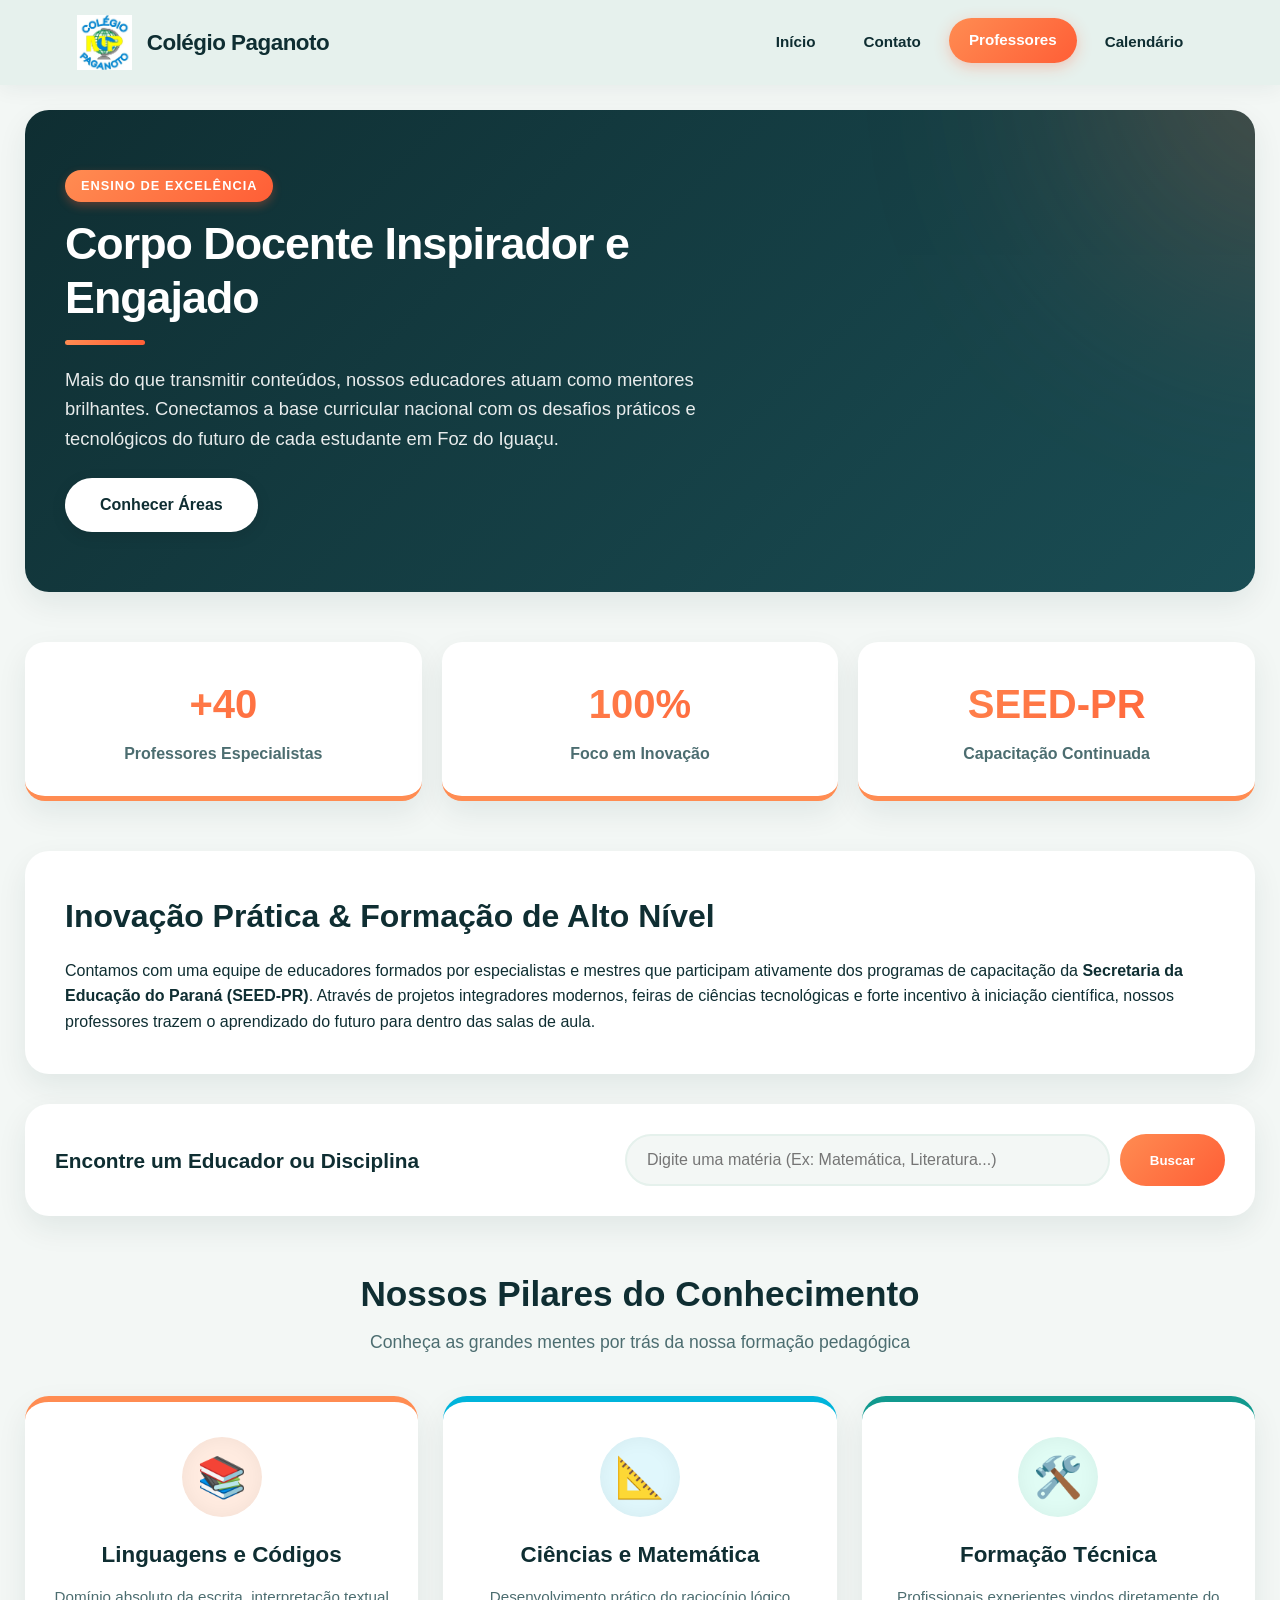
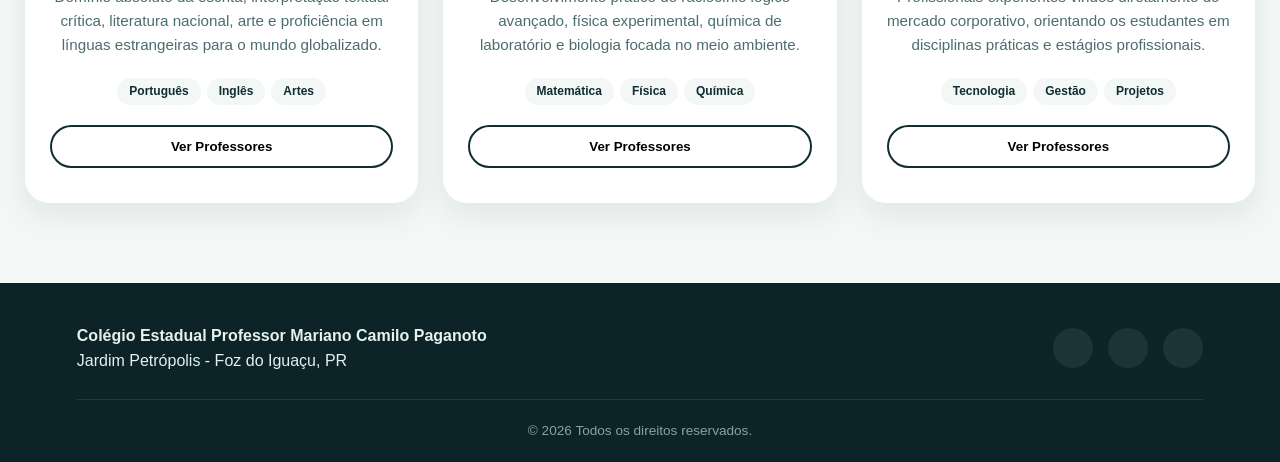
<file: index.html>
<!DOCTYPE html>
<html lang="pt-BR">
<head>
    <meta charset="UTF-8">
    <meta name="viewport" content="width=device-width, initial-scale=1.0">
    <title>Colégio Paganoto - Corpo Docente Especializado</title>
    <!-- Link para ícones modernos externos (FontAwesome) -->
    <link rel="stylesheet" href="https://cloudflare.com">
    <link rel="stylesheet" href="style.css">
</head>
<body>

    <!-- Topo da Página -->
    <header class="topo">
        <div class="logo-area">
            <img src="img/logo.png" alt="Logo Oficial do Colégio Paganoto">
            <span class="nome-escola">Colégio Paganoto</span>
        </div>
        <nav class="menu-navegacao">
            <a href="index.html">Início</a>
            <a href="contato.html">Contato</a>
            <a href="professores.html" class="ativo">Professores</a>
            <a href="calendario.html">Calendário</a>
        </nav>
    </header>

    <main class="main">
        <!-- Banner Principal Hero -->
        <section class="hero-section">
            <div class="hero-conteudo">
                <span class="tag-topo">Ensino de Excelência</span>
                <h1>Corpo Docente Inspirador e Engajado</h1>
                <div class="linha-decorativa"></div>
                <p>
                    Mais do que transmitir conteúdos, nossos educadores atuam como mentores brilhantes. Conectamos a base curricular nacional com os desafios práticos e tecnológicos do futuro de cada estudante em Foz do Iguaçu.
                </p>
                <a href="#areas" class="btn-principal">Conhecer Áreas</a>
            </div>
        </section>

        <!-- Painel Interativo de Estatísticas -->
        <section class="estatisticas">
            <div class="caixa-estatistica">
                <h3>+40</h3>
                <p>Professores Especialistas</p>
            </div>
            <div class="caixa-estatistica">
                <h3>100%</h3>
                <p>Foco em Inovação</p>
            </div>
            <div class="caixa-estatistica">
                <h3>SEED-PR</h3>
                <p>Capacitação Continuada</p>
            </div>
        </section>

        <!-- Seção de Texto Institucional -->
        <section class="conteudo-inovacao">
            <div class="texto-bloco"> 
                <h2>Inovação Prática & Formação de Alto Nível</h2>
                <p>
                    Contamos com uma equipe de educadores formados por especialistas e mestres que participam ativamente dos programas de capacitação da <strong>Secretaria da Educação do Paraná (SEED-PR)</strong>. Através de projetos integradores modernos, feiras de ciências tecnológicas e forte incentivo à iniciação científica, nossos professores trazem o aprendizado do futuro para dentro das salas de aula.
                </p>
            </div>
        </section>

        <!-- Barra de Busca Interativa (Simulação/Visual) -->
        <section class="busca-professores">
            <div class="busca-container">
                <h3>Encontre um Educador ou Disciplina</h3>
                <div class="campo-busca">
                    <input type="text" placeholder="Digite uma matéria (Ex: Matemática, Literatura...)">
                    <button type="button"><i class="fas fa-search"></i> Buscar</button>
                </div>
            </div>
        </section>

        <!-- Áreas de Conhecimento / Cards dos Professores -->
        <section id="areas" class="diferenciais">
            <h2>Nossos Pilares do Conhecimento</h2>
            <p class="subtitulo">Conheça as grandes mentes por trás da nossa formação pedagógica</p>
            
            <div class="cards-diferenciais">
                
                <!-- Card 1: Linguagens -->
                <div class="card card-professor card-linguagens">
                    <div class="avatar-css">📚</div>
                    <h3>Linguagens e Códigos</h3>
                    <p>Domínio absoluto da escrita, interpretação textual crítica, literatura nacional, arte e proficiência em línguas estrangeiras para o mundo globalizado.</p>
                    <div class="tags-materia">
                        <span>Português</span>
                        <span>Inglês</span>
                        <span>Artes</span>
                    </div>
                    <button class="btn-card">Ver Professores</button>
                </div>

                <!-- Card 2: Exatas -->
                <div class="card card-professor card-exatas">
                    <div class="avatar-css">📐</div>
                    <h3>Ciências e Matemática</h3>
                    <p>Desenvolvimento prático do raciocínio lógico avançado, física experimental, química de laboratório e biologia focada no meio ambiente.</p>
                    <div class="tags-materia">
                        <span>Matemática</span>
                        <span>Física</span>
                        <span>Química</span>
                    </div>
                    <button class="btn-card">Ver Professores</button>
                </div>

                <!-- Card 3: Técnico -->
                <div class="card card-professor card-tecnico">
                    <div class="avatar-css">🛠️</div>
                    <h3>Formação Técnica</h3>
                    <p>Profissionais experientes vindos diretamente do mercado corporativo, orientando os estudantes em disciplinas práticas e estágios profissionais.</p>
                    <div class="tags-materia">
                        <span>Tecnologia</span>
                        <span>Gestão</span>
                        <span>Projetos</span>
                    </div>
                    <button class="btn-card">Ver Professores</button>
                </div>

            </div>
        </section>
    </main>

    <!-- Rodapé Modernizado -->
    <footer class="rodape">
        <div class="rodape-conteudo">
            <div class="rodape-info">
                <h4>Colégio Estadual Professor Mariano Camilo Paganoto</h4>
                <p><i class="fas fa-map-marker-alt"></i> Jardim Petrópolis - Foz do Iguaçu, PR</p>
            </div>
            <div class="rodape-redes">
                <a href="#" aria-label="Facebook"><i class="fab fa-facebook"></i></a>
                <a href="#" aria-label="Instagram"><i class="fab fa-instagram"></i></a>
                <a href="#" aria-label="YouTube"><i class="fab fa-youtube"></i></a>
            </div>
        </div>
        <div class="rodape-direitos">
            <p>&copy; 2026 Todos os direitos reservados.</p>
        </div>
    </footer>

</body>
</html>
</file>
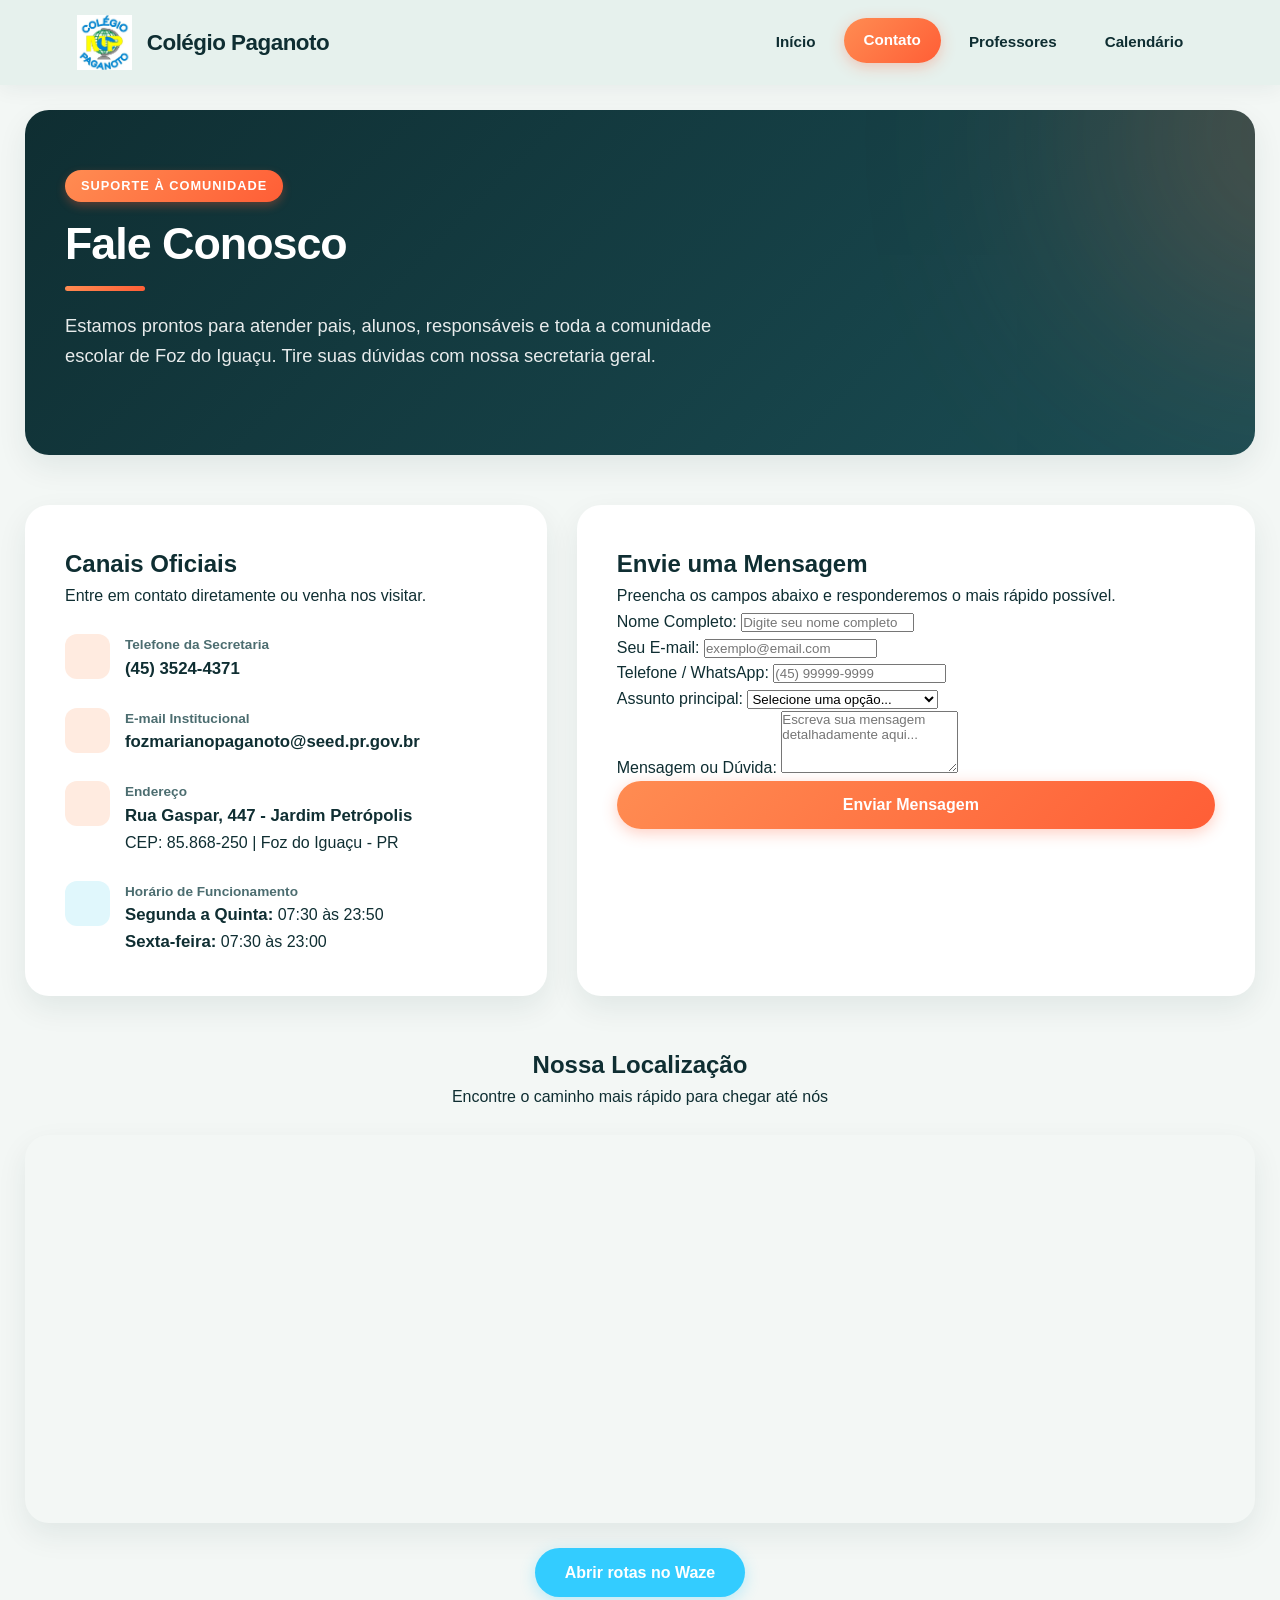
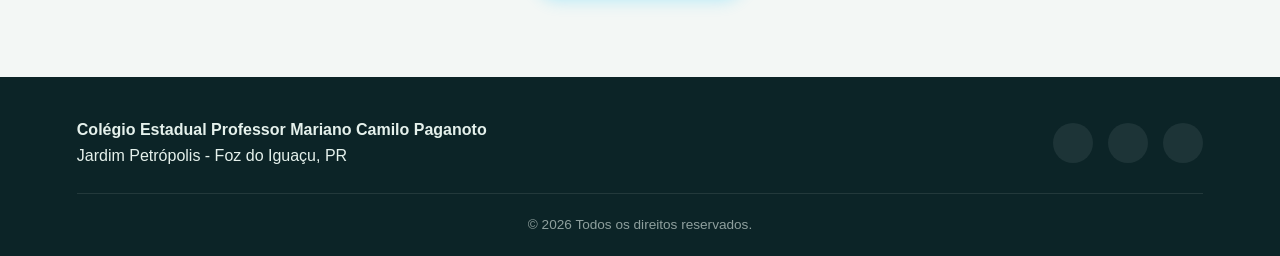
<file: calendario.html>
<!DOCTYPE html>
<html lang="pt-BR">
<head>
    <meta charset="UTF-8">
    <meta name="viewport" content="width=device-width, initial-scale=1.0">
    <title>Colégio Paganoto - Central de Atendimento</title>
    <!-- Link para ícones modernos externos (FontAwesome) -->
    <link rel="stylesheet" href="https://cloudflare.com">
    <link rel="stylesheet" href="style.css">
</head>
<body>

    <!-- Topo da Página -->
    <header class="topo">
        <div class="logo-area">
            <img src="img/logo.png" alt="Logo Oficial do Colégio Paganoto">
            <span class="nome-escola">Colégio Paganoto</span>
        </div>
        <nav class="menu-navegacao">
            <a href="index.html">Início</a>
            <a href="contato.html" class="ativo">Contato</a>
            <a href="professores.html">Professores</a>
            <a href="calendario.html">Calendário</a>
        </nav>
    </header>

    <main class="main">
        <!-- Banner de Introdução Hero -->
        <section class="hero-section pequenos-ajustes-contato">
            <div class="hero-conteudo">
                <span class="tag-topo">Suporte à Comunidade</span>
                <h1>Fale Conosco</h1>
                <div class="linha-decorativa"></div>
                <p>
                    Estamos prontos para atender pais, alunos, responsáveis e toda a comunidade escolar de Foz do Iguaçu. Tire suas dúvidas com nossa secretaria geral.
                </p>
            </div>
        </section>

        <!-- Seção Principal de Contato (Duas Colunas) -->
        <section class="secao-contato-principal">
            <div class="contato-grid-container">
                
                <!-- Coluna 1: Canais Oficiais -->
                <div class="canais-atendimento-card">
                    <h2>Canais Oficiais</h2>
                    <p class="subtitulo-canais">Entre em contato diretamente ou venha nos visitar.</p>
                    
                    <div class="info-linha">
                        <div class="info-icone"><i class="fas fa-phone-alt"></i></div>
                        <div class="info-texto">
                            <span>Telefone da Secretaria</span>
                            <strong>(45) 3524-4371</strong>
                        </div>
                    </div>

                    <div class="info-linha">
                        <div class="info-icone"><i class="fas fa-envelope"></i></div>
                        <div class="info-texto">
                            <span>E-mail Institucional</span>
                            <strong>fozmarianopaganoto@seed.pr.gov.br</strong>
                        </div>
                    </div>

                    <div class="info-linha">
                        <div class="info-icone"><i class="fas fa-map-marked-alt"></i></div>
                        <div class="info-texto">
                            <span>Endereço</span>
                            <strong>Rua Gaspar, 447 - Jardim Petrópolis</strong>
                            <p>CEP: 85.868-250 | Foz do Iguaçu - PR</p>
                        </div>
                    </div>

                    <div class="info-linha horario-bloco">
                        <div class="info-icone"><i class="far fa-clock"></i></div>
                        <div class="info-texto">
                            <span>Horário de Funcionamento</span>
                            <strong>Segunda a Quinta:</strong> 07:30 às 23:50<br>
                            <strong>Sexta-feira:</strong> 07:30 às 23:00
                        </div>
                    </div>
                </div>

                <!-- Coluna 2: Formulário Interativo -->
                <div class="formulario-container-card"> 
                    <h2>Envie uma Mensagem</h2>
                    <p class="subtitulo-form">Preencha os campos abaixo e responderemos o mais rápido possível.</p>
                    
                    <form action="#" method="POST" class="form-contato">
                        <div class="grupo-campo">
                            <label for="nome"><i class="far fa-user"></i> Nome Completo:</label>
                            <input type="text" id="nome" name="nome" placeholder="Digite seu nome completo" required>
                        </div>

                        <div class="grupo-campo-duplo">
                            <div class="grupo-campo">
                                <label for="email"><i class="far fa-envelope"></i> Seu E-mail:</label>
                                <input type="email" id="email" name="email" placeholder="exemplo@email.com" required>
                            </div>
                            <div class="grupo-campo">
                                <label for="telefone"><i class="fab fa-whatsapp"></i> Telefone / WhatsApp:</label>
                                <input type="tel" id="telefone" name="telefone" placeholder="(45) 99999-9999" required>
                            </div>
                        </div>

                        <div class="grupo-campo">
                            <label for="assunto"><i class="far fa-bookmark"></i> Assunto principal:</label>
                            <select id="assunto" name="assunto" required>
                                <option value="" disabled selected>Selecione uma opção...</option>
                                <option value="matricula">Matrículas e Transferências</option>
                                <option value="documentos">Secretaria / Documentações</option>
                                <option value="cursos">Cursos Técnicos</option>
                                <option value="outro">Outros Assuntos</option>
                            </select>
                        </div>

                        <div class="grupo-campo">
                            <label for="mensagem"><i class="far fa-comments"></i> Mensagem ou Dúvida:</label>
                            <textarea id="mensagem" name="mensagem" rows="4" placeholder="Escreva sua mensagem detalhadamente aqui..." required></textarea>
                        </div>

                        <button type="submit" class="btn-enviar-formulario">
                            <span>Enviar Mensagem</span> <i class="fas fa-paper-plane"></i>
                        </button>
                    </form>
                </div>

            </div>
        </section>

        <!-- Seção do Mapa Interativo -->
        <section class="localizacao-mapa">
            <div class="mapa-titulo">
                <h2>Nossa Localização</h2>
                <p>Encontre o caminho mais rápido para chegar até nós</p>
            </div>
            <div class="mapa-container">
                <!-- Iframe placeholder simulando o mapa (pode ser substituído pelo link real do Google Maps) -->
                <iframe 
                    src="https://google.com" 
                    width="100%" height="380" style="border:0;" allowfullscreen="" loading="lazy" referrerpolicy="no-referrer-when-downgrade">
                </iframe>
            </div>
            <div class="mapa-botoes-externos">
                <a class="btn-mapa-waze" target="_blank" href="https://waze.com"><i class="fab fa-waze"></i> Abrir rotas no Waze</a>
            </div>
        </section>
    </main>

    <!-- Rodapé Modernizado -->
    <footer class="rodape">
        <div class="rodape-conteudo">
            <div class="rodape-info">
                <h4>Colégio Estadual Professor Mariano Camilo Paganoto</h4>
                <p><i class="fas fa-map-marker-alt"></i> Jardim Petrópolis - Foz do Iguaçu, PR</p>
            </div>
            <div class="rodape-redes">
                <a href="#" aria-label="Facebook"><i class="fab fa-facebook"></i></a>
                <a href="#" aria-label="Instagram"><i class="fab fa-instagram"></i></a>
                <a href="#" aria-label="YouTube"><i class="fab fa-youtube"></i></a>
            </div>
        </div>
        <div class="rodape-direitos">
            <p>&copy; 2026 Todos os direitos reservados.</p>
        </div>
    </footer>

</body>
</html>
</file>
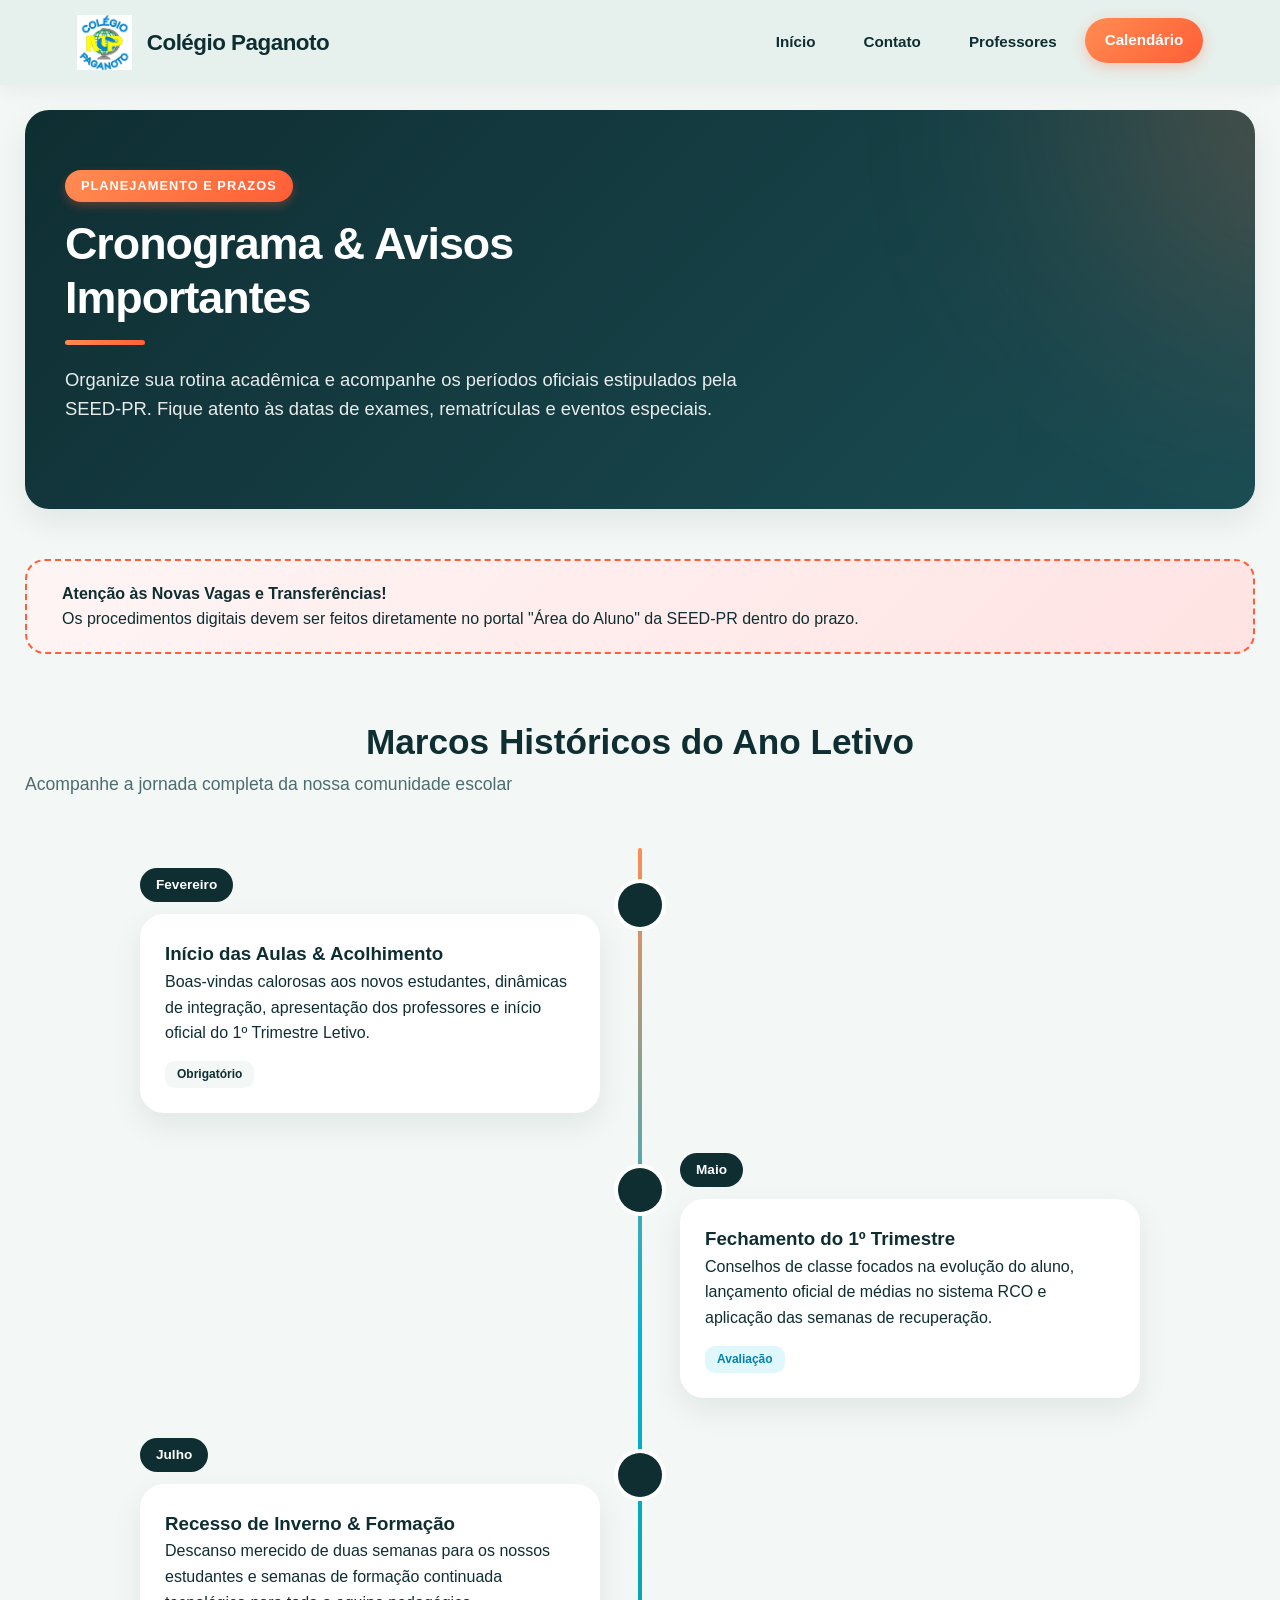
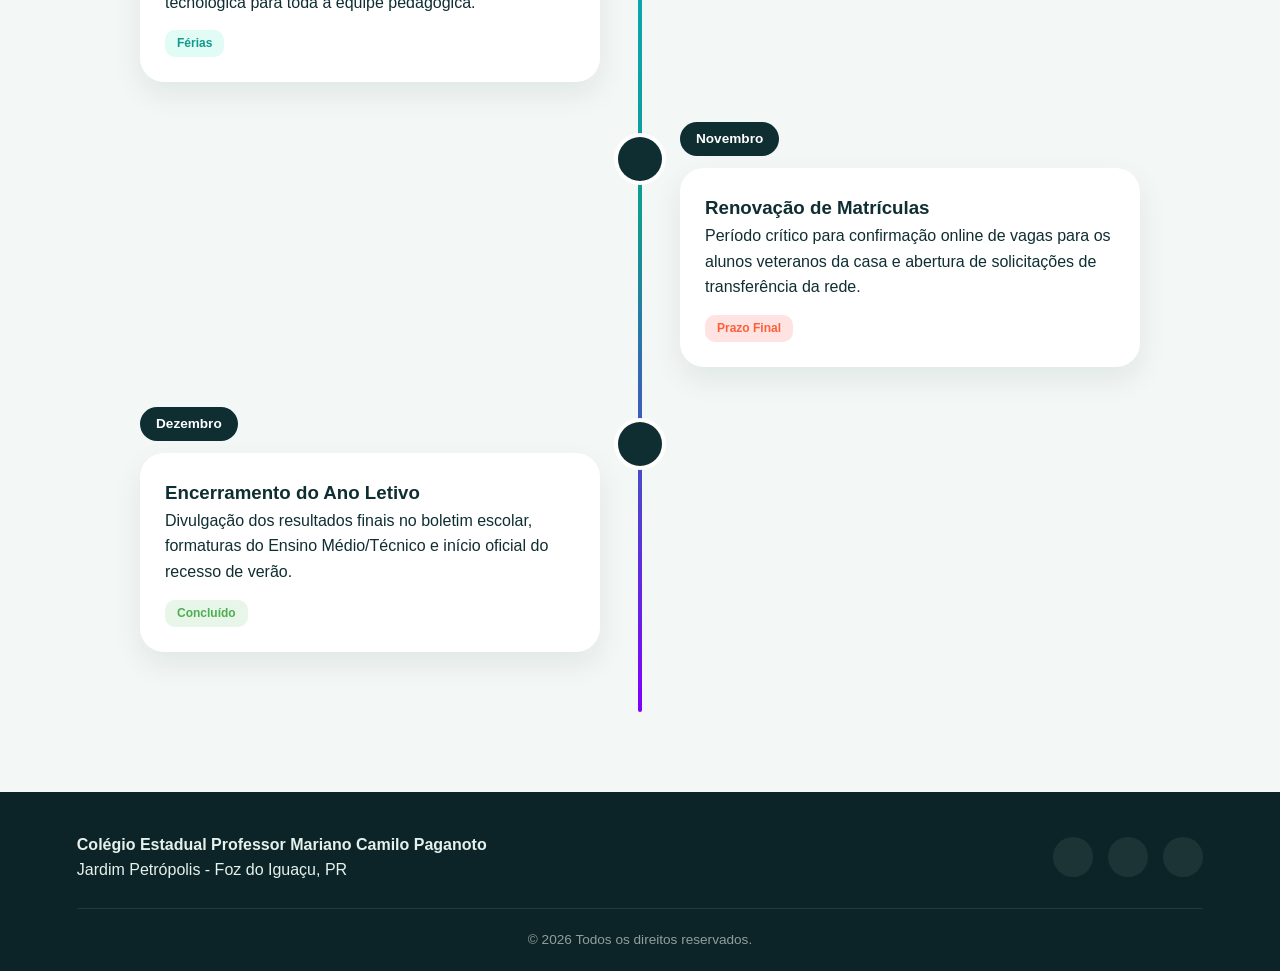
<file: contato.html>
<!DOCTYPE html>
<html lang="pt-BR">
<head>
    <meta charset="UTF-8">
    <meta name="viewport" content="width=device-width, initial-scale=1.0">
    <title>Colégio Paganoto - Calendário Escolar 2026</title>
    <!-- Link para ícones modernos externos (FontAwesome) -->
    <link rel="stylesheet" href="https://cloudflare.com">
    <link rel="stylesheet" href="style.css">
</head>
<body>

    <!-- Topo da Página -->
    <header class="topo">
        <div class="logo-area">
            <img src="img/logo.png" alt="Logo Oficial do Colégio Paganoto">
            <span class="nome-escola">Colégio Paganoto</span>
        </div>
        <nav class="menu-navegacao">
            <a href="index.html">Início</a>
            <a href="contato.html">Contato</a>
            <a href="professores.html">Professores</a>
            <a href="calendario.html" class="ativo">Calendário</a>
        </nav>
    </header>

    <main class="main">
        <!-- Banner de Introdução Hero -->
        <section class="hero-section pequenos-ajustes-calendario">
            <div class="hero-conteudo">
                <span class="tag-topo">Planejamento e Prazos</span>
                <h1>Cronograma & Avisos Importantes</h1>
                <div class="linha-decorativa"></div>
                <p>
                    Organize sua rotina acadêmica e acompanhe os períodos oficiais estipulados pela SEED-PR. Fique atento às datas de exames, rematrículas e eventos especiais.
                </p>
            </div>
        </section>

        <!-- Mural Interativo de Alertas Urgentes -->
        <section class="mural-avisos">
            <div class="aviso-card urgente">
                <div class="aviso-icone"><i class="fas fa-exclamation-triangle"></i></div>
                <div class="aviso-texto">
                    <h4>Atenção às Novas Vagas e Transferências!</h4>
                    <p>Os procedimentos digitais devem ser feitos diretamente no portal "Área do Aluno" da SEED-PR dentro do prazo.</p>
                </div>
            </div>
        </section>

        <!-- Seção da Linha do Tempo Escolar -->
        <section class="cronograma-anual">
            <h2>Marcos Históricos do Ano Letivo</h2>
            <p class="subtitulo">Acompanhe a jornada completa da nossa comunidade escolar</p>

            <div class="timeline-container">
               
                <!-- Item 1: Fevereiro -->
                <div class="timeline-item item-esquerda">
                    <div class="timeline-icone"><i class="fas fa-door-open"></i></div>
                    <div class="timeline-data">Fevereiro</div>
                    <div class="timeline-conteudo">
                        <h3>Início das Aulas & Acolhimento</h3>
                        <p>Boas-vindas calorosas aos novos estudantes, dinâmicas de integração, apresentação dos professores e início oficial do 1º Trimestre Letivo.</p>
                        <span class="tag-prazo">Obrigatório</span>
                    </div>
                </div>

                <!-- Item 2: Maio -->
                <div class="timeline-item item-direita">
                    <div class="timeline-icone"><i class="fas fa-calculator"></i></div>
                    <div class="timeline-data">Maio</div>
                    <div class="timeline-conteudo">
                        <h3>Fechamento do 1º Trimestre</h3>
                        <p>Conselhos de classe focados na evolução do aluno, lançamento oficial de médias no sistema RCO e aplicação das semanas de recuperação.</p>
                        <span class="tag-prazo alerta">Avaliação</span>
                    </div>
                </div>

                <!-- Item 3: Julho -->
                <div class="timeline-item item-esquerda">
                    <div class="timeline-icone"><i class="fas fa-snowflake"></i></div>
                    <div class="timeline-data">Julho</div>
                    <div class="timeline-conteudo">
                        <h3>Recesso de Inverno & Formação</h3>
                        <p>Descanso merecido de duas semanas para os nossos estudantes e semanas de formação continuada tecnológica para toda a equipe pedagógica.</p>
                        <span class="tag-prazo ferias">Férias</span>
                    </div>
                </div>

                <!-- Item 4: Novembro -->
                <div class="timeline-item item-direita">
                    <div class="timeline-icone"><i class="fas fa-user-check"></i></div>
                    <div class="timeline-data">Novembro</div>
                    <div class="timeline-conteudo">
                        <h3>Renovação de Matrículas</h3>
                        <p>Período crítico para confirmação online de vagas para os alunos veteranos da casa e abertura de solicitações de transferência da rede.</p>
                        <span class="tag-prazo perigo">Prazo Final</span>
                    </div>
                </div>

                <!-- Item 5: Dezembro -->
                <div class="timeline-item item-esquerda">
                    <div class="timeline-icone"><i class="fas fa-graduation-cap"></i></div>
                    <div class="timeline-data">Dezembro</div>
                    <div class="timeline-conteudo">
                        <h3>Encerramento do Ano Letivo</h3>
                        <p>Divulgação dos resultados finais no boletim escolar, formaturas do Ensino Médio/Técnico e início oficial do recesso de verão.</p>
                        <span class="tag-prazo sucesso">Concluído</span>
                    </div>
                </div>

            </div>
        </section>
    </main>

    <!-- Rodapé Modernizado -->
    <footer class="rodape">
        <div class="rodape-conteudo">
            <div class="rodape-info">
                <h4>Colégio Estadual Professor Mariano Camilo Paganoto</h4>
                <p><i class="fas fa-map-marker-alt"></i> Jardim Petrópolis - Foz do Iguaçu, PR</p>
            </div>
            <div class="rodape-redes">
                <a href="#" aria-label="Facebook"><i class="fab fa-facebook"></i></a>
                <a href="#" aria-label="Instagram"><i class="fab fa-instagram"></i></a>
                <a href="#" aria-label="YouTube"><i class="fab fa-youtube"></i></a>
            </div>
        </div>
        <div class="rodape-direitos">
            <p>&copy; 2026 Todos os direitos reservados.</p>
        </div>
    </footer>

</body>
</html>
</file>
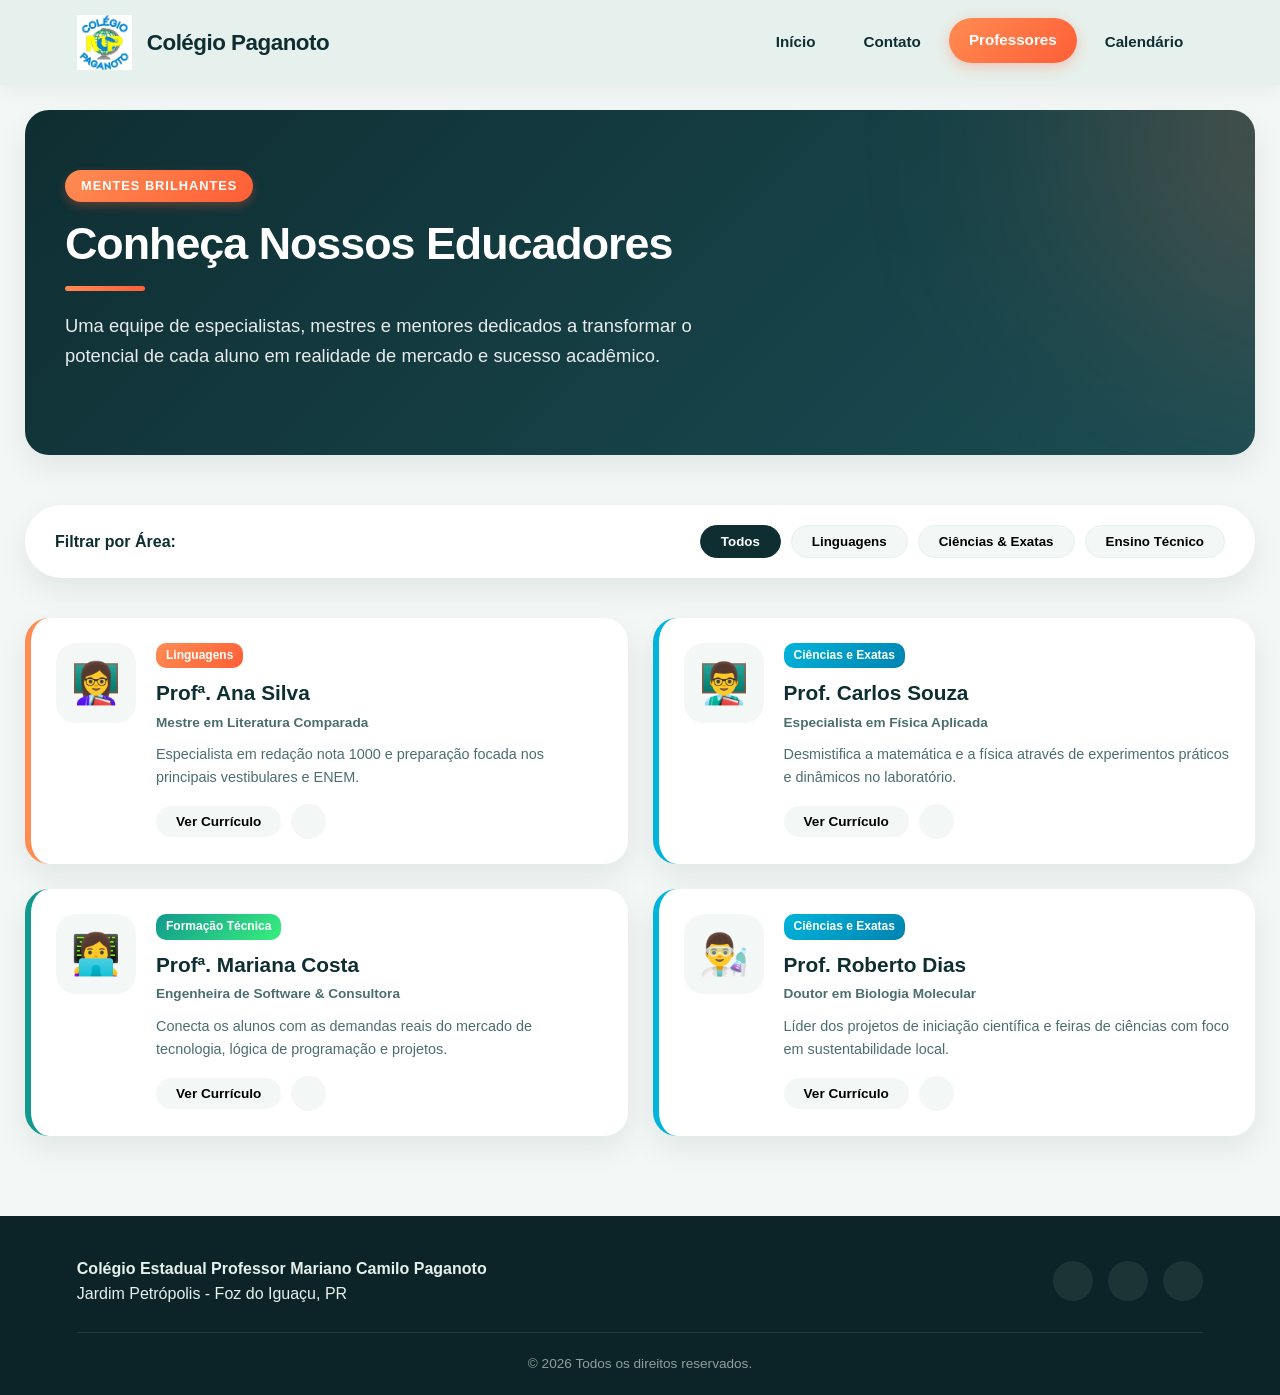
<file: professores.html>
<!DOCTYPE html>
<html lang="pt-BR">
<head>
    <meta charset="UTF-8">
    <meta name="viewport" content="width=device-width, initial-scale=1.0">
    <title>Colégio Paganoto - Nossos Professores</title>
    <!-- Link para ícones modernos externos (FontAwesome) -->
    <link rel="stylesheet" href="https://cloudflare.com">
    <link rel="stylesheet" href="style.css">
</head>
<body>

    <!-- Topo da Página -->
    <header class="topo">
        <div class="logo-area">
            <img src="img/logo.png" alt="Logo Oficial do Colégio Paganoto">
            <span class="nome-escola">Colégio Paganoto</span>
        </div>
        <nav class="menu-navegacao">
            <a href="index.html">Início</a>
            <a href="contato.html">Contato</a>
            <a href="professores.html" class="ativo">Professores</a>
            <a href="calendario.html">Calendário</a>
        </nav>
    </header>

    <main class="main">
        <!-- Banner de Introdução -->
        <section class="hero-section pequenos-ajustes">
            <div class="hero-conteudo">
                <span class="tag-topo">Mentes Brilhantes</span>
                <h1>Conheça Nossos Educadores</h1>
                <div class="linha-decorativa"></div>
                <p>
                    Uma equipe de especialistas, mestres e mentores dedicados a transformar o potencial de cada aluno em realidade de mercado e sucesso acadêmico.
                </p>
            </div>
        </section>

        <!-- Filtros Interativos (Interface Visual) -->
        <section class="filtros-professores">
            <div class="filtros-container">
                <span class="filtro-titulo"><i class="fas fa-filter"></i> Filtrar por Área:</span>
                <div class="botoes-filtro">
                    <button class="btn-filtro ativo">Todos</button>
                    <button class="btn-filtro">Linguagens</button>
                    <button class="btn-filtro">Ciências & Exatas</button>
                    <button class="btn-filtro">Ensino Técnico</button>
                </div>
            </div>
        </section>

        <!-- Grid de Cards dos Professores -->
        <section class="vitrine-professores">
            <div class="grid-professores">
                
                <!-- Professor 1 - Linguagens -->
                <div class="card-docente border-linguagens">
                    <div class="foto-perfil">
                        <span class="emoji-avatar">👩‍🏫</span>
                    </div>
                    <div class="docente-info">
                        <span class="tag-materia linguagens">Linguagens</span>
                        <h3>Profª. Ana Silva</h3>
                        <p class="cargo">Mestre em Literatura Comparada</p>
                        <p class="descricao">Especialista em redação nota 1000 e preparação focada nos principais vestibulares e ENEM.</p>
                        <div class="docente-acoes">
                            <button class="btn-detalhes">Ver Currículo</button>
                            <a href="#" class="btn-icone-mensagem" title="Enviar Mensagem"><i class="far fa-envelope"></i></a>
                        </div>
                    </div>
                </div>

                <!-- Professor 2 - Exatas -->
                <div class="card-docente border-exatas">
                    <div class="foto-perfil">
                        <span class="emoji-avatar">👨‍🏫</span>
                    </div>
                    <div class="docente-info">
                        <span class="tag-materia exatas">Ciências e Exatas</span>
                        <h3>Prof. Carlos Souza</h3>
                        <p class="cargo">Especialista em Física Aplicada</p>
                        <p class="descricao">Desmistifica a matemática e a física através de experimentos práticos e dinâmicos no laboratório.</p>
                        <div class="docente-acoes">
                            <button class="btn-detalhes">Ver Currículo</button>
                            <a href="#" class="btn-icone-mensagem" title="Enviar Mensagem"><i class="far fa-envelope"></i></a>
                        </div>
                    </div>
                </div>

                <!-- Professor 3 - Técnico -->
                <div class="card-docente border-tecnico">
                    <div class="foto-perfil">
                        <span class="emoji-avatar">👩‍💻</span>
                    </div>
                    <div class="docente-info">
                        <span class="tag-materia tecnico">Formação Técnica</span>
                        <h3>Profª. Mariana Costa</h3>
                        <p class="cargo">Engenheira de Software & Consultora</p>
                        <p class="descricao">Conecta os alunos com as demandas reais do mercado de tecnologia, lógica de programação e projetos.</p>
                        <div class="docente-acoes">
                            <button class="btn-detalhes">Ver Currículo</button>
                            <a href="#" class="btn-icone-mensagem" title="Enviar Mensagem"><i class="far fa-envelope"></i></a>
                        </div>
                    </div>
                </div>

                <!-- Professor 4 - Biológicas (Exatas/Ciências) -->
                <div class="card-docente border-exatas">
                    <div class="foto-perfil">
                        <span class="emoji-avatar">👨‍🔬</span>
                    </div>
                    <div class="docente-info">
                        <span class="tag-materia exatas">Ciências e Exatas</span>
                        <h3>Prof. Roberto Dias</h3>
                        <p class="cargo">Doutor em Biologia Molecular</p>
                        <p class="descricao">Líder dos projetos de iniciação científica e feiras de ciências com foco em sustentabilidade local.</p>
                        <div class="docente-acoes">
                            <button class="btn-detalhes">Ver Currículo</button>
                            <a href="#" class="btn-icone-mensagem" title="Enviar Mensagem"><i class="far fa-envelope"></i></a>
                        </div>
                    </div>
                </div>

            </div>
        </section>
    </main>

    <!-- Rodapé Modernizado -->
    <footer class="rodape">
        <div class="rodape-conteudo">
            <div class="rodape-info">
                <h4>Colégio Estadual Professor Mariano Camilo Paganoto</h4>
                <p><i class="fas fa-map-marker-alt"></i> Jardim Petrópolis - Foz do Iguaçu, PR</p>
            </div>
            <div class="rodape-redes">
                <a href="#" aria-label="Facebook"><i class="fab fa-facebook"></i></a>
                <a href="#" aria-label="Instagram"><i class="fab fa-instagram"></i></a>
                <a href="#" aria-label="YouTube"><i class="fab fa-youtube"></i></a>
            </div>
        </div>
        <div class="rodape-direitos">
            <p>&copy; 2026 Todos os direitos reservados.</p>
        </div>
    </footer>

</body>
</html>
</file>
<file: style.css>
/* ==========================================================================
   Configurações Gerais, Reset e Variáveis de Cores
   ========================================================================== */
   :root {
    --bg-principal: #f3f7f5;
    --texto-escuro: #0f2e32;
    --texto-suave: #4c6d70;
    --cor-menu: #e5f1ec;
    
    /* Cores de Destaque Chamativas */
    --neon-coral: linear-gradient(135deg, #ff8c52 0%, #ff5e36 100%);
    --neon-azul: linear-gradient(135deg, #00b4db 0%, #0083b0 100%);
    --neon-verde: linear-gradient(135deg, #11998e 0%, #38ef7d 100%);
    --neon-purple: linear-gradient(135deg, #7f00ff 0%, #e100ff 100%);
    
    --sombra-premium: 0 12px 30px rgba(15, 46, 50, 0.08);
    --sombra-hover: 0 20px 40px rgba(15, 46, 50, 0.16);
    --transicao: all 0.4s cubic-bezier(0.165, 0.84, 0.44, 1);
}

* {
    margin: 0;
    padding: 0;
    box-sizing: border-box;
    font-family: 'Segoe UI', Tahoma, Geneva, Verdana, sans-serif;
}

html {
    scroll-behavior: smooth;
}

body {
    background-color: var(--bg-principal);
    color: var(--texto-escuro);
    line-height: 1.6;
    padding-top: 90px;
}

/* ==========================================================================
   Menu Superior (Fixo no Topo)
   ========================================================================== */
.topo {
    position: fixed;
    top: 0;
    left: 0;
    width: 100%;
    z-index: 1000;
    display: flex;
    justify-content: space-between;
    align-items: center;
    padding: 15px 6%;
    background-color: rgba(229, 241, 236, 0.95);
    backdrop-filter: blur(10px);
    box-shadow: 0 4px 20px rgba(15, 46, 50, 0.06);
    transition: var(--transicao);
}

.logo-area {
    display: flex;
    align-items: center;
    gap: 15px;
}

.logo-area img {
    height: 55px;
    width: auto;
    transition: var(--transicao);
}

.logo-area:hover img {
    transform: rotate(-5px) scale(1.1);
}

.nome-escola {
    font-weight: 800;
    font-size: 1.4rem;
    color: var(--texto-escuro);
    letter-spacing: -0.5px;
}

/* Links de Navegação com Efeito Pílula Dinâmica */
.menu-navegacao {
    display: flex;
    gap: 8px;
}

.menu-navegacao a {
    text-decoration: none;
    color: var(--texto-escuro);
    font-weight: 600;
    padding: 10px 20px;
    border-radius: 50px;
    font-size: 0.95rem;
    transition: var(--transicao);
}

.menu-navegacao a:hover, 
.menu-navegacao a.ativo {
    background: var(--neon-coral);
    color: #ffffff;
    box-shadow: 0 4px 15px rgba(255, 94, 54, 0.3);
    transform: translateY(-2px);
}

/* ==========================================================================
   Seção Hero (Banner Principal)
   ========================================================================== */
.hero-section {
    grid-column: span 2;
    background: linear-gradient(135deg, #0f2e32 0%, #1a4d54 100%);
    color: #ffffff;
    border-radius: 24px;
    padding: 60px 40px;
    position: relative;
    overflow: hidden;
    box-shadow: var(--sombra-premium);
    margin-bottom: 20px;
}

.hero-section::before {
    content: '';
    position: absolute;
    top: -50%;
    right: -20%;
    width: 400px;
    height: 400px;
    border-radius: 50%;
    background: var(--neon-coral);
    filter: blur(130px);
    opacity: 0.25;
}

.hero-conteudo {
    max-width: 700px;
    position: relative;
    z-index: 2;
}

.tag-topo {
    display: inline-block;
    background: var(--neon-coral);
    padding: 6px 16px;
    border-radius: 50px;
    font-size: 0.8rem;
    font-weight: 700;
    text-transform: uppercase;
    letter-spacing: 1px;
    margin-bottom: 15px;
    box-shadow: 0 4px 10px rgba(255, 94, 54, 0.3);
}

.hero-section h1 {
    font-size: 2.8rem;
    line-height: 1.2;
    margin-bottom: 15px;
    font-weight: 800;
    letter-spacing: -1px;
}

.linha-decorativa {
    width: 80px;
    height: 5px;
    background: var(--neon-coral);
    margin-bottom: 20px;
    border-radius: 10px;
}

.hero-section p {
    font-size: 1.15rem;
    opacity: 0.9;
    margin-bottom: 25px;
}

.btn-principal {
    display: inline-block;
    padding: 14px 35px;
    background: #ffffff;
    color: var(--texto-escuro);
    text-decoration: none;
    font-weight: 700;
    border-radius: 50px;
    box-shadow: 0 4px 15px rgba(0,0,0,0.1);
    transition: var(--transicao);
}

.btn-principal:hover {
    transform: translateY(-3px);
    box-shadow: 0 8px 25px rgba(255, 255, 255, 0.2);
    background: var(--neon-coral);
    color: #ffffff;
}

/* ==========================================================================
   Painel Interativo de Estatísticas
   ========================================================================== */
.estatisticas {
    grid-column: span 2;
    display: grid;
    grid-template-columns: repeat(3, 1fr);
    gap: 20px;
    margin-bottom: 20px;
}

.caixa-estatistica {
    background: #ffffff;
    padding: 30px;
    border-radius: 20px;
    text-align: center;
    box-shadow: var(--sombra-premium);
    border-bottom: 5px solid #ff8c52;
    transition: var(--transicao);
}

.caixa-estatistica:hover {
    transform: translateY(-5px);
    box-shadow: var(--sombra-hover);
}

.caixa-estatistica h3 {
    font-size: 2.5rem;
    font-weight: 800;
    background: var(--neon-coral);
    -webkit-background-clip: text;
    -webkit-text-fill-color: transparent;
    margin-bottom: 5px;
}

.caixa-estatistica p {
    font-weight: 600;
    color: var(--texto-suave);
}

/* ==========================================================================
   Seções de Layout (Main Grid)
   ========================================================================== */
.main {
    max-width: 1300px;
    margin: 20px auto 60px auto;
    padding: 0 25px;
    display: grid;
    grid-template-columns: 1fr 1fr;
    gap: 30px;
}

.conteudo-inovacao {
    grid-column: span 2;
    background: #ffffff;
    padding: 40px;
    border-radius: 24px;
    box-shadow: var(--sombra-premium);
}

.texto-bloco h2 {
    font-size: 2rem;
    font-weight: 800;
    margin-bottom: 15px;
    color: var(--texto-escuro);
}

/* ==========================================================================
   Barra de Busca Interativa
   ========================================================================== */
.busca-professores {
    grid-column: span 2;
    background: #ffffff;
    padding: 30px;
    border-radius: 24px;
    box-shadow: var(--sombra-premium);
}

.busca-container {
    display: flex;
    align-items: center;
    justify-content: space-between;
    flex-wrap: wrap;
    gap: 20px;
}

.busca-container h3 {
    font-size: 1.3rem;
    font-weight: 700;
}

.campo-busca {
    display: flex;
    flex: 1;
    max-width: 600px;
    gap: 10px;
}

.campo-busca input {
    flex: 1;
    padding: 15px 20px;
    border: 2px solid #e5f1ec;
    border-radius: 50px;
    outline: none;
    font-size: 1rem;
    transition: var(--transicao);
    background-color: var(--bg-principal);
}

.campo-busca input:focus {
    border-color: #ff8c52;
    background-color: #ffffff;
    box-shadow: 0 0 15px rgba(255, 140, 82, 0.15);
}

.campo-busca button {
    padding: 0 30px;
    background: var(--neon-coral);
    color: white;
    border: none;
    font-weight: 700;
    border-radius: 50px;
    cursor: pointer;
    transition: var(--transicao);
}

.campo-busca button:hover {
    box-shadow: 0 5px 15px rgba(255, 94, 54, 0.4);
    transform: scale(1.02);
}

/* ==========================================================================
   Seção: Áreas de Conhecimento (Cards Originais Melhorados)
   ========================================================================== */
.diferenciais {
    grid-column: span 2;
    margin-top: 20px;
    text-align: center;
}

.diferenciais h2 {
    font-size: 2.2rem;
    font-weight: 800;
    margin-bottom: 5px;
}

.subtitulo {
    color: var(--texto-suave);
    margin-bottom: 40px;
    font-size: 1.1rem;
}

.cards-diferenciais {
    display: grid;
    grid-template-columns: repeat(3, 1fr);
    gap: 25px;
}

.card {
    background-color: #ffffff;
    padding: 35px 25px;
    border-radius: 24px;
    box-shadow: var(--sombra-premium);
    transition: var(--transicao);
    display: flex;
    flex-direction: column;
    align-items: center;
    position: relative;
    overflow: hidden;
}

/* Variação de Cores das Bordas dos Pilares */
.card-linguagens { border-top: 6px solid #ff8c52; }
.card-exatas { border-top: 6px solid #00b4db; }
.card-tecnico { border-top: 6px solid #11998e; }

.card:hover {
    transform: translateY(-8px);
    box-shadow: var(--sombra-hover);
}

.avatar-css {
    width: 80px;
    height: 80px;
    border-radius: 50%;
    display: flex;
    align-items: center;
    justify-content: center;
    font-size: 2.5rem;
    margin-bottom: 20px;
    box-shadow: inset 0 0 20px rgba(0,0,0,0.05);
}

.card-linguagens .avatar-css { background-color: #ffebe0; }
.card-exatas .avatar-css { background-color: #e0f7fc; }
.card-tecnico .avatar-css { background-color: #e0fcf4; }

.card h3 {
    font-size: 1.4rem;
    font-weight: 700;
    margin-bottom: 12px;
}

.card p {
    font-size: 0.95rem;
    color: var(--texto-suave);
    margin-bottom: 20px;
    flex-grow: 1;
}

.tags-materia {
    display: flex;
    gap: 6px;
    margin-bottom: 20px;
    flex-wrap: wrap;
    justify-content: center;
}

.tags-materia span {
    font-size: 0.75rem;
    font-weight: 700;
    padding: 4px 12px;
    border-radius: 30px;
    background-color: var(--bg-principal);
    color: var(--texto-escuro);
}

.btn-card {
    width: 100%;
    padding: 12px;
    border: 2px solid var(--texto-escuro);
    background: transparent;
    border-radius: 50px;
    font-weight: 700;
    cursor: pointer;
    transition: var(--transicao);
}

.card-linguagens .btn-card:hover { background: var(--neon-coral); color: white; border-color: transparent; }
.card-exatas .btn-card:hover { background: var(--neon-azul); color: white; border-color: transparent; }
.card-tecnico .btn-card:hover { background: var(--neon-verde); color: white; border-color: transparent; }/* ==========================================================================Página de Professores (Vitrine e Grid Expandido)========================================================================== */.filtros-professores {grid-column: span 2;background: #ffffff;padding: 20px 30px;border-radius: 50px;box-shadow: var(--sombra-premium);margin-bottom: 10px;}.filtros-container {display: flex;align-items: center;justify-content: space-between;flex-wrap: wrap;gap: 15px;}.filtro-titulo {font-weight: 700;color: var(--texto-escuro);}.botoes-filtro {display: flex;gap: 10px;flex-wrap: wrap;}.btn-filtro {padding: 8px 20px;border: 1px solid #e5f1ec;background: var(--bg-principal);border-radius: 30px;font-weight: 600;cursor: pointer;transition: var(--transicao);}.btn-filtro.ativo, .btn-filtro:hover {background-color: var(--texto-escuro);color: white;border-color: var(--texto-escuro);}.vitrine-professores {grid-column: span 2;}.grid-professores {display: grid;grid-template-columns: repeat(2, 1fr);gap: 25px;}.card-docente {background: white;border-radius: 24px;padding: 25px;display: flex;gap: 20px;box-shadow: var(--sombra-premium);transition: var(--transicao);position: relative;}.card-docente:hover {transform: translateY(-5px);box-shadow: var(--sombra-hover);}/* Bordas Neons Laterais nos cards de Professores */.border-linguagens { border-left: 6px solid #ff8c52; }.border-exatas { border-left: 6px solid #00b4db; }.border-tecnico { border-left: 6px solid #11998e; }.foto-perfil {width: 80px;height: 80px;border-radius: 20px;background: var(--bg-principal);display: flex;align-items: center;justify-content: center;font-size: 2.5rem;flex-shrink: 0;}.docente-info {display: flex;flex-direction: column;flex: 1;}.tag-materia {align-self: flex-start;font-size: 0.75rem;font-weight: 700;padding: 3px 10px;border-radius: 10px;margin-bottom: 8px;color: white;}.tag-materia.linguagens { background: var(--neon-coral); }.tag-materia.exatas { background: var(--neon-azul); }.tag-materia.tecnico { background: var(--neon-verde); }.docente-info h3 {font-size: 1.3rem;margin-bottom: 2px;}.cargo {font-size: 0.85rem;font-weight: 700;color: var(--texto-suave);margin-bottom: 10px;}.descricao {font-size: 0.9rem;color: var(--texto-suave);margin-bottom: 15px;}.docente-acoes {display: flex;align-items: center;gap: 10px;margin-top: auto;}.btn-detalhes {padding: 8px 20px;background-color: var(--bg-principal);border: none;border-radius: 50px;font-weight: 700;cursor: pointer;font-size: 0.85rem;transition: var(--transicao);}.btn-detalhes:hover {background-color: var(--texto-escuro);color: white;}.btn-icone-mensagem {width: 35px;height: 35px;border-radius: 50%;background-color: var(--bg-principal);color: var(--texto-escuro);display: flex;align-items: center;justify-content: center;text-decoration: none;transition: var(--transicao);}.btn-icone-mensagem:hover {background: var(--neon-coral);color: white;}/* ==========================================================================Página de Calendário (Mural e Timeline Alternada)========================================================================== */.mural-avisos {grid-column: span 2;}.aviso-card.urgente {background: linear-gradient(135deg, #fff5f5 0%, #ffe3e3 100%);border: 2px dashed #ff5e36;padding: 20px;border-radius: 20px;display: flex;gap: 15px;align-items: center;animation: pulsarAlerta 2s infinite alternate;}@keyframes pulsarAlerta {0% { box-shadow: 0 0 0 0 rgba(255, 94, 54, 0.4); }100% { box-shadow: 0 0 20px 5px rgba(255, 94, 54, 0.1); }}.aviso-icone {font-size: 1.8rem;color: #ff5e36;}.cronograma-anual {grid-column: span 2;margin-top: 30px;}.cronograma-anual h2 {text-align: center;font-size: 2.2rem;font-weight: 800;}/* Estrutura Premium de Timeline Espelhada Central */.timeline-container {max-width: 1000px;margin: 50px auto 0 auto;position: relative;padding: 20px 0;}/* A linha central vertical */.timeline-container::before {content: '';position: absolute;top: 0;bottom: 0;left: 50%;width: 4px;background: linear-gradient(to bottom, #ff8c52, #00b4db, #11998e, #7f00ff);transform: translateX(-50%);border-radius: 10px;}.timeline-item {position: relative;width: 50%;margin-bottom: 40px;z-index: 2;}.item-esquerda { left: 0; padding-right: 40px; }.item-direita { left: 50%; padding-left: 40px; }/* Ícones centrais da linha do tempo */.timeline-icone {position: absolute;top: 15px;width: 44px;height: 44px;border-radius: 50%;background: #0f2e32;color: white;display: flex;align-items: center;justify-content: center;font-size: 1.1rem;box-shadow: 0 0 0 4px white;z-index: 10;}.item-esquerda .timeline-icone { right: -22px; }.item-direita .timeline-icone { left: -22px; }.timeline-data {display: inline-block;background: var(--texto-escuro);color: white;padding: 6px 16px;border-radius: 30px;font-size: 0.85rem;font-weight: 700;margin-bottom: 12px;}.timeline-conteudo {background: white;padding: 25px;border-radius: 24px;box-shadow: var(--sombra-premium);border: none;transition: var(--transicao);}.timeline-item:hover .timeline-conteudo {transform: scale(1.03);box-shadow: var(--sombra-hover);}.tag-prazo {display: inline-block;margin-top: 15px;font-size: 0.75rem;font-weight: 700;padding: 4px 12px;border-radius: 10px;background-color: var(--bg-principal);}.tag-prazo.alerta { background-color: #e0f7fc; color: #0083b0; }.tag-prazo.ferias { background-color: #e0fcf4; color: #11998e; }.tag-prazo.perigo { background-color: #ffe3e3; color: #ff5e36; }.tag-prazo.sucesso { background-color: #e8f5e9; color: #4caf50; }/* ==========================================================================Página de Contato (Grid Duplo & Formulário Premium)========================================================================== */.secao-contato-principal {grid-column: span 2;}.contato-grid-container {display: grid;grid-template-columns: 1fr 1.3fr;gap: 30px;}.canais-atendimento-card, .formulario-container-card {background: white;padding: 40px;border-radius: 24px;box-shadow: var(--sombra-premium);}.info-linha {display: flex;gap: 15px;margin-top: 25px;align-items: flex-start;}.info-icone {width: 45px;height: 45px;background: #ffebe0;color: #ff5e36;border-radius: 12px;display: flex;align-items: center;justify-content: center;font-size: 1.2rem;flex-shrink: 0;}.info-texto span {display: block;font-size: 0.85rem;color: var(--texto-suave);font-weight: 600;}.info-texto strong {font-size: 1.05rem;}.horario-bloco .info-icone {background-color: #e0f7fc;color: #0083b0;}/* Campos de Formulário Estilizados */.btn-enviar-formulario {width: 100%;padding: 15px;background: var(--neon-coral);border: none;color: white;font-weight: 700;font-size: 1rem;border-radius: 50px;cursor: pointer;box-shadow: 0 4px 15px rgba(255, 94, 54, 0.3);display: flex;align-items: center;justify-content: center;gap: 10px;transition: var(--transicao);}.btn-enviar-formulario:hover {transform: translateY(-3px);box-shadow: 0 8px 25px rgba(255, 94, 54, 0.5);}/* Mapa e Seção Waze */.localizacao-mapa {grid-column: span 2;text-align: center;margin-top: 20px;}.mapa-container {border-radius: 24px;overflow: hidden;box-shadow: var(--sombra-premium);margin: 25px 0;}.btn-mapa-waze {display: inline-block;padding: 12px 30px;background-color: #33ccff;color: white;text-decoration: none;font-weight: 700;border-radius: 50px;box-shadow: 0 4px 15px rgba(51, 204, 255, 0.3);transition: var(--transicao);}.btn-mapa-waze:hover {background-color: #0099cc;transform: translateY(-2px);}/* ==========================================================================Rodapé Geral (Design Moderno e Limpo)========================================================================== */.rodape {background-color: #0c2427;color: #e5f1ec;padding: 40px 6% 20px 6%;margin-top: 80px;text-align: left;}.rodape-conteudo {display: flex;justify-content: space-between;align-items: center;flex-wrap: wrap;gap: 20px;border-bottom: 1px solid rgba(229, 241, 236, 0.1);padding-bottom: 25px;}.rodape-redes {display: flex;gap: 15px;}.rodape-redes a {width: 40px;height: 40px;background-color: rgba(229, 241, 236, 0.08);color: white;border-radius: 50%;display: flex;align-items: center;justify-content: center;text-decoration: none;font-size: 1.1rem;transition: var(--transicao);}.rodape-redes a:hover {background: var(--neon-coral);transform: translateY(-3px);}.rodape-direitos {padding-top: 20px;text-align: center;font-size: 0.85rem;opacity: 0.6;}/* ==========================================================================Responsividade Total (Mobile-First Fixes)========================================================================== */@media (max-width: 992px) {.cards-diferenciais, .grid-professores, .contato-grid-container {grid-template-columns: 1fr;}.timeline-container::before { left: 20px; }.timeline-item { width: 100%; left: 0 !important; padding-left: 50px !important; padding-right: 0 !important; }.item-esquerda .timeline-icone, .item-direita .timeline-icone { left: -2px; right: auto; }}@media (max-width: 768px) {.topo {padding: 15px 20px;flex-direction: column;gap: 15px;}body { padding-top: 160px; }.hero-section h1 { font-size: 2rem; }.main { grid-template-columns: 1fr; gap: 20px; }.busca-container { flex-direction: column; align-items: stretch; }.grupo-campo-duplo { grid-template-columns: 1fr; }}
/* ==========================================================================
   Moldura Personalizada para Imagens
   ========================================================================== */
   .moldura-foto {
    display: inline-block;
    position: relative;
    padding: 10px; /* Espessura da moldura */
    background: var(--neon-coral); /* Usa o gradiente coral do seu :root */
    border-radius: 24px; /* Cantos arredondados combinando com os cards */
    box-shadow: var(--sombra-premium);
    transition: var(--transicao);
}

.moldura-foto img {
    display: block;
    width: 100%;
    height: auto;
    border-radius: 16px; /* Arredondamento interno da imagem */
    transition: var(--transicao);
}

/* Efeito interativo ao passar o mouse (Hover) */
.moldura-foto:hover {
    transform: translateY(-5px);
    box-shadow: var(--sombra-hover);
    background: var(--neon-azul); /* Muda a cor da moldura para azul no hover */
}
<div class="moldura-foto">
    <img src="logo.png" alt="Descrição da Imagem">
</div>
</file>
